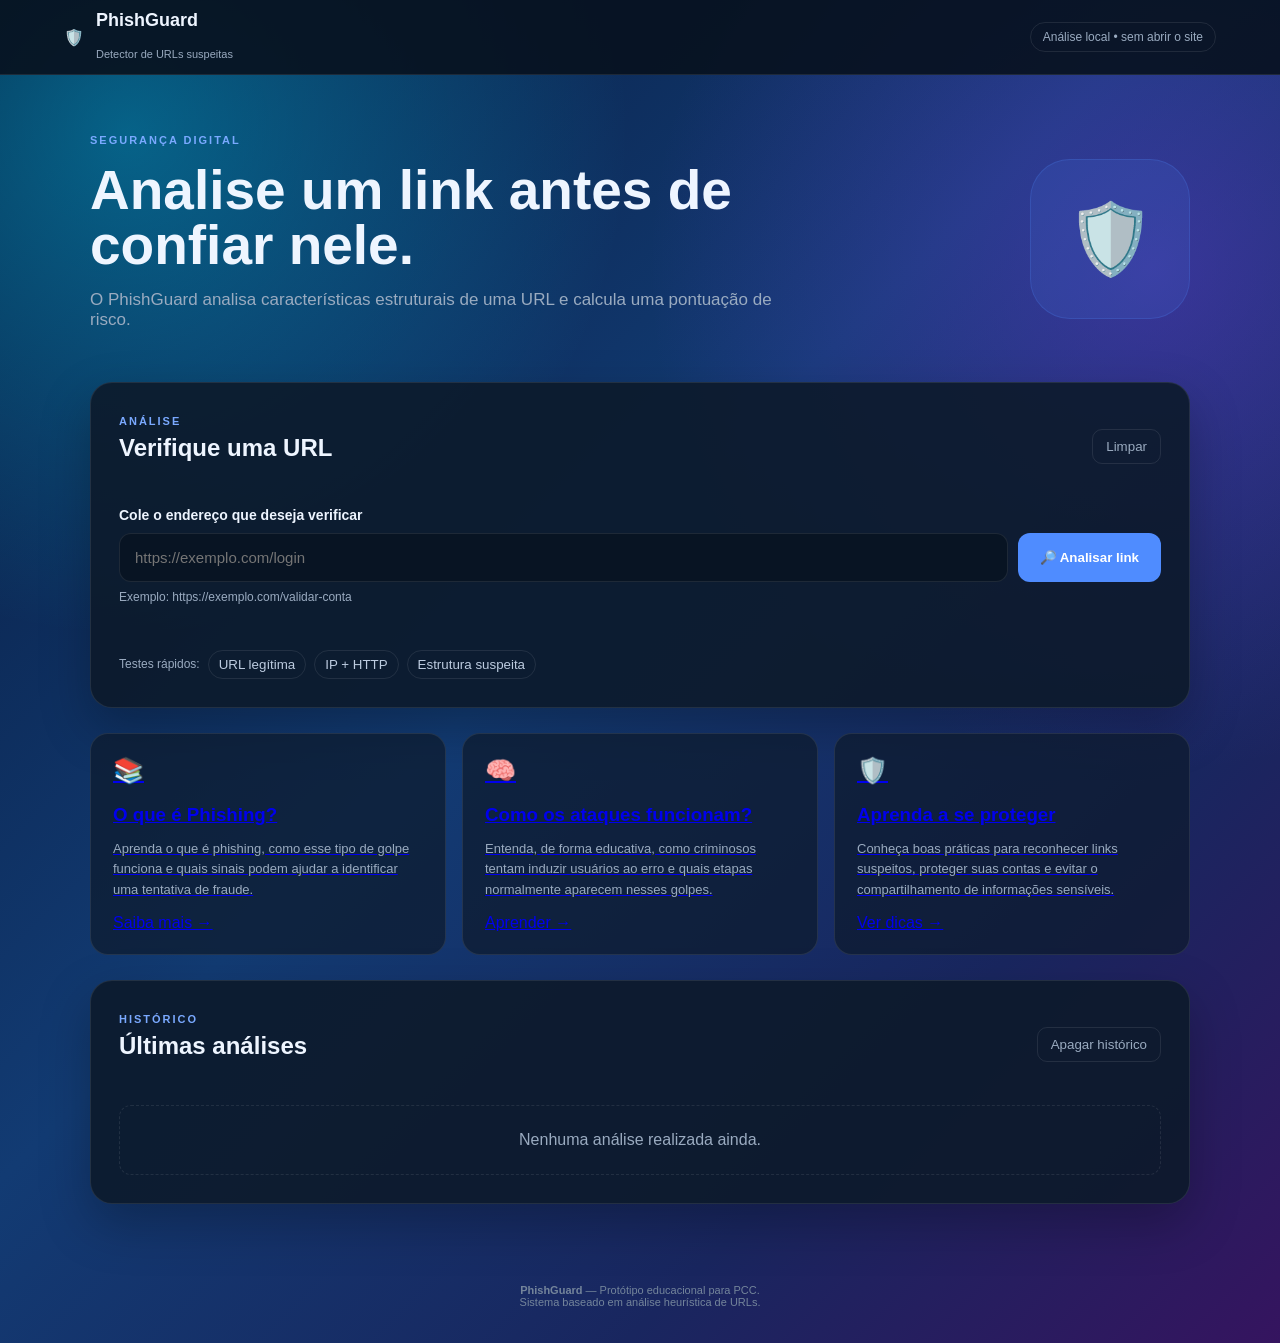
<file: index.html>
<!DOCTYPE html>
<html lang="pt-BR">
<head>
    <meta charset="UTF-8">
    <meta name="viewport" content="width=device-width, initial-scale=1.0">

    <title>PhishGuard - Detector de Phishing</title>

    <link rel="stylesheet" href="./stales.css">
</head>

<body>

    <header class="topbar">

        <div class="logo">
            🛡️
            <div>
                <strong>PhishGuard</strong>
                <small>Detector de URLs suspeitas</small>
            </div>
        </div>

        <span class="status">
            Análise local • sem abrir o site
        </span>

    </header>


    <main class="container">

        <section class="hero">

            <div>

                <span class="eyebrow">
                    SEGURANÇA DIGITAL
                </span>

                <h1>
                    Analise um link antes de confiar nele.
                </h1>

                <p>
                    O PhishGuard analisa características estruturais
                    de uma URL e calcula uma pontuação de risco.
                </p>

            </div>

            <div class="shield">
                🛡️
            </div>

        </section>


        <!-- ÁREA DE ANÁLISE -->

        <section class="card">

            <div class="section-header">

                <div>
                    <span class="section-title">
                        ANÁLISE
                    </span>

                    <h2>
                        Verifique uma URL
                    </h2>
                </div>

                <button id="limpar" class="btn-secondary">
                    Limpar
                </button>

            </div>


            <form id="formulario">

                <label for="url">
                    Cole o endereço que deseja verificar
                </label>

                <div class="input-area">

                    <input
                        type="text"
                        id="url"
                        placeholder="https://exemplo.com/login"
                        autocomplete="off"
                    >

                    <button type="submit" class="btn-primary">
                        🔎 Analisar link
                    </button>

                </div>

                <p class="help">
                    Exemplo:
                    https://exemplo.com/validar-conta
                </p>

                <p id="erro" class="erro"></p>

            </form>


            <div class="testes">

                <span>Testes rápidos:</span>

                <button
                    class="teste"
                    data-url="https://www.google.com"
                >
                    URL legítima
                </button>

                <button
                    class="teste"
                    data-url="http://192.168.0.10/login/password"
                >
                    IP + HTTP
                </button>

                <button
                    class="teste"
                    data-url="http://login-conta-segura.exemplo.com/verify/account?password=true"
                >
                    Estrutura suspeita
                </button>

            </div>

        </section>


<section id="resultado" class="resultado escondido">

    <!-- CABEÇALHO DO RESULTADO -->

    <div id="resultadoTopo" class="resultado-topo">

        <div id="iconeRisco" class="icone-risco">
            🛡️
        </div>

        <div class="resultado-texto">

            <span id="nivel" class="nivel">
                RISCO BAIXO
            </span>

            <h2 id="tituloRisco">
                URL aparentemente segura
            </h2>

            <p id="resumo">
                A análise foi concluída.
            </p>

        </div>

        <div class="score">

            <strong id="pontuacao">
                0
            </strong>

            <span>
                /100
            </span>

        </div>

    </div>


    <!-- BARRA DE RISCO -->

    <div class="barra-risco">

        <div class="barra-labels">

            <span>
                BAIXO
            </span>

            <span>
                MÉDIO
            </span>

            <span>
                ALTO
            </span>

        </div>

        <div class="barra">

            <div id="barraProgresso"></div>

        </div>

    </div>


    <!-- MENSAGEM PRINCIPAL -->

    <div id="mensagemSeguranca" class="mensagem-seguranca">

        <div class="mensagem-icone">
            🛡️
        </div>

        <div>

            <strong>
                Resultado da análise
            </strong>

            <p id="mensagemResultado">

                A análise estrutural da URL foi concluída.

            </p>

        </div>

    </div>


    <!-- GRID -->

    <div class="grid-resultados">


        <!-- INDICADORES -->

        <div class="painel">

            <div class="painel-titulo">

                <span>
                    🔍
                </span>

                <div>

                    <h3>
                        Indicadores encontrados
                    </h3>

                    <p>
                        Ameaças encontradas na análise
                    </p>
                </div>

            </div>

            <div id="indicadores"></div>

        </div>


        <!-- RECOMENDAÇÃO -->

        <div class="painel">

            <div class="painel-titulo">

                <span>
                    💡
                </span>

                <div>

                    <h3>
                        Recomendação
                    </h3>

                    <p>
                        O que fazer depois da análise
                    </p>

                </div>

            </div>

            <p id="recomendacao"></p>

            <div class="aviso">

                <strong>Importante:</strong>

                o resultado é uma análise heurística.
                Nenhum indicador isolado comprova que
                uma URL é phishing.

            </div>

        </div>

    </div>


    <!-- CARACTERÍSTICAS -->

    <div class="painel caracteristicas">

        <div class="painel-titulo">

            <span>
                🧩
            </span>

            <div>

                <h3>
                    Características da URL
                </h3>

                <p>
                    Informações extraídas durante a análise
                </p>

            </div>

        </div>

        <div id="detalhes" class="detalhes"></div>

    </div>


</section>


        <!-- INFORMAÇÕES -->
    <section class="info-grid">

      <a href="aprenda.html" class="info-card link-card">

        <div class="info-icon">
            📚
        </div>

        <h3>
            O que é Phishing?
        </h3>

        <p>
            Aprenda o que é phishing, como esse tipo de
            golpe funciona e quais sinais podem ajudar
            a identificar uma tentativa de fraude.
        </p>

        <span class="saiba-mais">
            Saiba mais →
        </span>

    </a>


    <a href="aprenda.html#como-funciona"
       class="info-card link-card">

        <div class="info-icon">
            🧠
        </div>

        <h3>
            Como os ataques funcionam?
        </h3>

        <p>
            Entenda, de forma educativa, como criminosos
            tentam induzir usuários ao erro e quais etapas
            normalmente aparecem nesses golpes.
        </p>

        <span class="saiba-mais">
            Aprender →
        </span>

    </a>


    <a href="aprenda.html#prevencao"
       class="info-card link-card">

        <div class="info-icon">
            🛡️
        </div>

        <h3>
            Aprenda a se proteger
        </h3>

        <p>
            Conheça boas práticas para reconhecer links
            suspeitos, proteger suas contas e evitar o
            compartilhamento de informações sensíveis.
        </p>

        <span class="saiba-mais">
            Ver dicas →
        </span>

    </a>

</section>
        <!-- HISTÓRICO -->

        <section class="card historico">

            <div class="section-header">

                <div>

                    <span class="section-title">
                        HISTÓRICO
                    </span>

                    <h2>
                        Últimas análises
                    </h2>

                </div>

                <button
                    id="limparHistorico"
                    class="btn-secondary"
                >
                    Apagar histórico
                </button>

            </div>


            <div id="historicoLista">

                <div class="vazio">
                    Nenhuma análise realizada ainda.
                </div>

            </div>

        </section>

    </main>


    <footer>

        <strong>PhishGuard</strong>
        — Protótipo educacional para PCC.

        <br>

        Sistema baseado em análise heurística de URLs.

    </footer>


    <script src="script.js"></script>

</body>
</html>
</file>
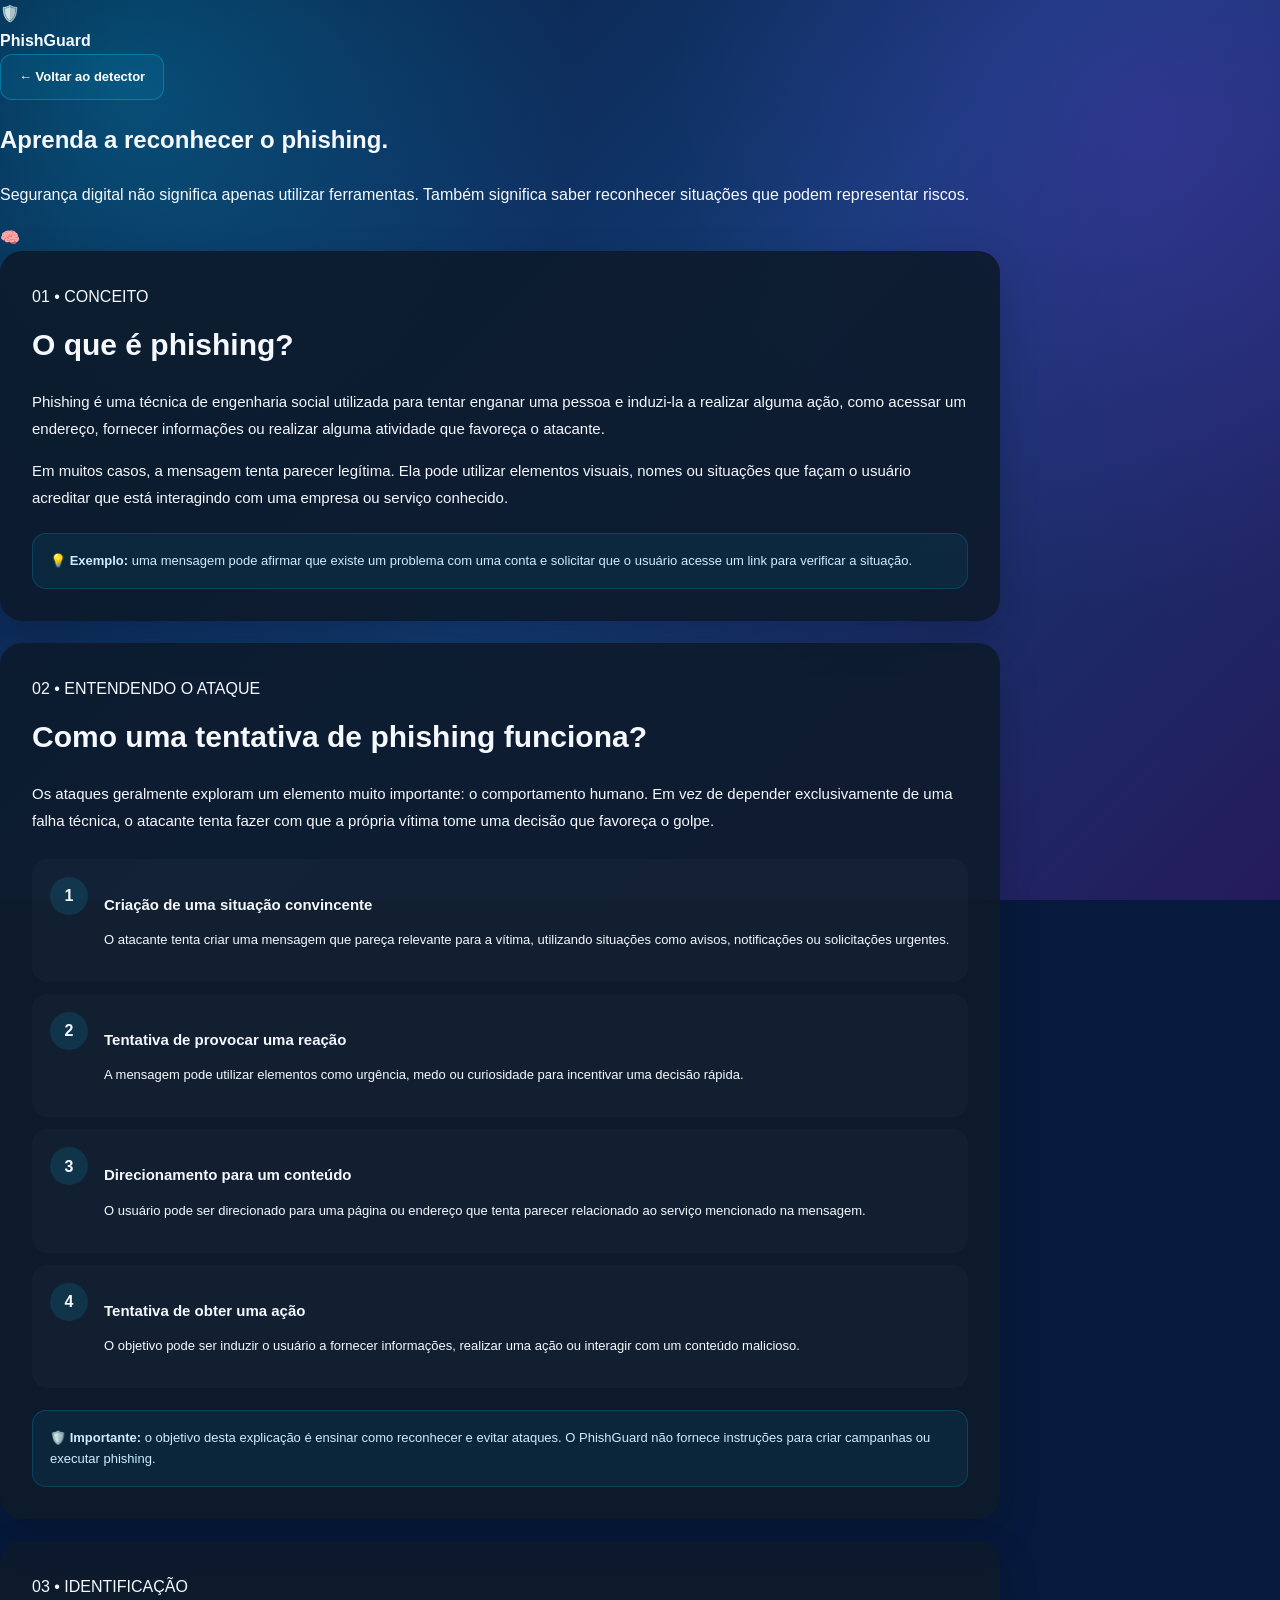
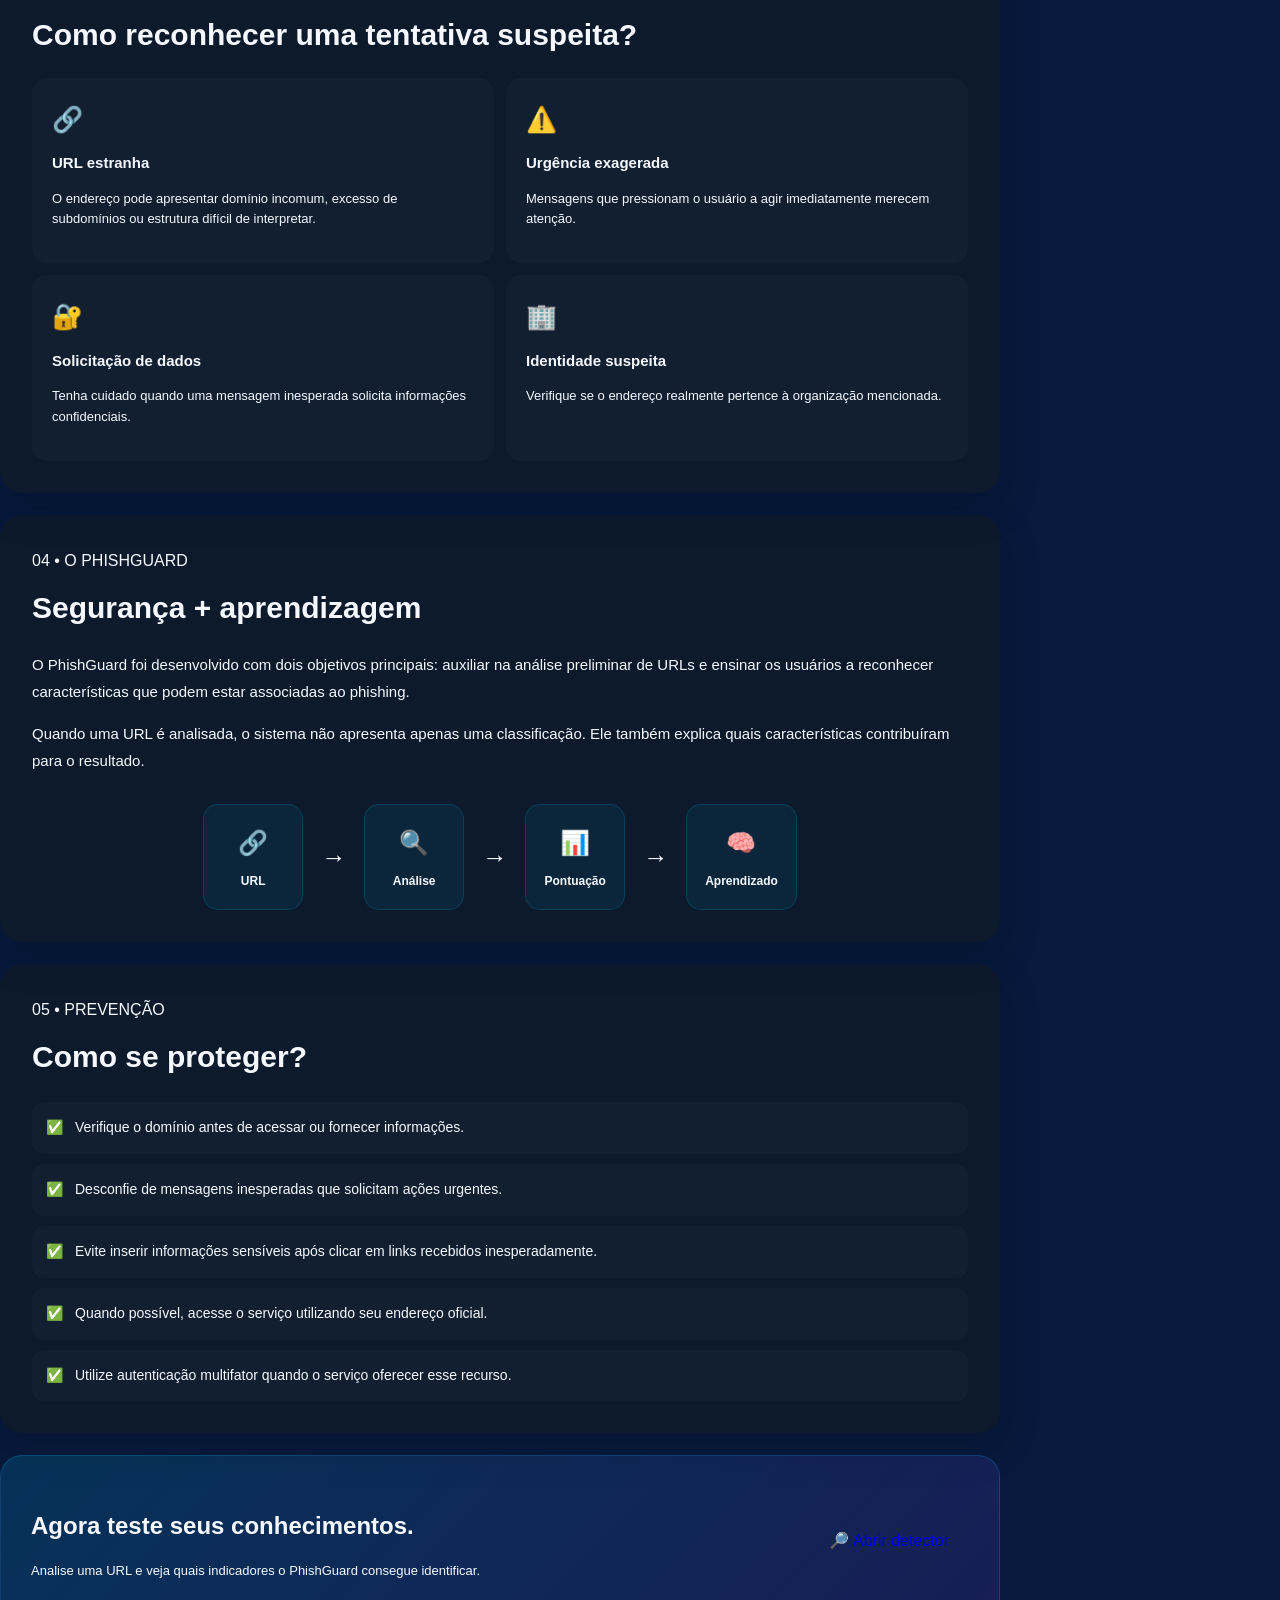
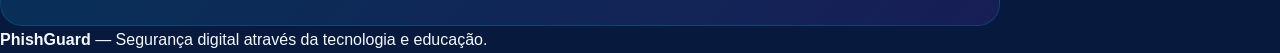
<file: aprenda.html>
<!DOCTYPE html>
<html lang="pt-BR">

<head>

    <meta charset="UTF-8">

    <meta
        name="viewport"
        content="width=device-width, initial-scale=1.0"
    >

    <title>Aprenda sobre Phishing - PhishGuard</title>

    <link rel="stylesheet" href="./aprenda.css">

</head>


<body class="aprenda-body">


<header class="topbar">

    <a href="index.html" class="logo">

        <span>🛡️</span>

        <div>

            <strong>
                PhishGuard
            </strong>
        </div>

    </a>


    <a
      href="index.html"
      class="back-button"
    >
      ← Voltar ao detector
    </a>

</header>


<main class="container aprendizagem">


    <!-- INTRODUÇÃO -->

    <section class="hero">

        <div>

            <h1>
                Aprenda a reconhecer o phishing.
            </h1>

            <p>
                Segurança digital não significa apenas
                utilizar ferramentas. Também significa
                saber reconhecer situações que podem
                representar riscos.
            </p>

        </div>


        <div class="shield">
            🧠
        </div>

    </section>



    <!-- O QUE É PHISHING -->

    <section class="conteudo-card">

        <span class="section-title">
            01 • CONCEITO
        </span>

        <h2>
            O que é phishing?
        </h2>


        <p>

            Phishing é uma técnica de engenharia social
            utilizada para tentar enganar uma pessoa e
            induzi-la a realizar alguma ação, como acessar
            um endereço, fornecer informações ou realizar
            alguma atividade que favoreça o atacante.

        </p>


        <p>

            Em muitos casos, a mensagem tenta parecer
            legítima. Ela pode utilizar elementos visuais,
            nomes ou situações que façam o usuário acreditar
            que está interagindo com uma empresa ou serviço
            conhecido.

        </p>


        <div class="destaque">

            💡 <strong>Exemplo:</strong>

            uma mensagem pode afirmar que existe um
            problema com uma conta e solicitar que o
            usuário acesse um link para verificar a situação.

        </div>

    </section>



    <!-- COMO FUNCIONA -->

    <section
        id="como-funciona"
        class="conteudo-card"
    >

        <span class="section-title">
            02 • ENTENDENDO O ATAQUE
        </span>

        <h2>
            Como uma tentativa de phishing funciona?
        </h2>


        <p>

            Os ataques geralmente exploram um elemento
            muito importante: o comportamento humano.

            Em vez de depender exclusivamente de uma
            falha técnica, o atacante tenta fazer com que
            a própria vítima tome uma decisão que favoreça
            o golpe.

        </p>


        <div class="etapas">


            <div class="etapa">

                <div class="numero">
                    1
                </div>

                <div>

                    <h3>
                        Criação de uma situação convincente
                    </h3>

                    <p>

                        O atacante tenta criar uma mensagem
                        que pareça relevante para a vítima,
                        utilizando situações como avisos,
                        notificações ou solicitações urgentes.

                    </p>

                </div>

            </div>



            <div class="etapa">

                <div class="numero">
                    2
                </div>

                <div>

                    <h3>
                        Tentativa de provocar uma reação
                    </h3>

                    <p>

                        A mensagem pode utilizar elementos
                        como urgência, medo ou curiosidade
                        para incentivar uma decisão rápida.

                    </p>

                </div>

            </div>



            <div class="etapa">

                <div class="numero">
                    3
                </div>

                <div>

                    <h3>
                        Direcionamento para um conteúdo
                    </h3>

                    <p>

                        O usuário pode ser direcionado para
                        uma página ou endereço que tenta
                        parecer relacionado ao serviço
                        mencionado na mensagem.

                    </p>

                </div>

            </div>



            <div class="etapa">

                <div class="numero">
                    4
                </div>

                <div>

                    <h3>
                        Tentativa de obter uma ação
                    </h3>

                    <p>

                        O objetivo pode ser induzir o usuário
                        a fornecer informações, realizar uma
                        ação ou interagir com um conteúdo
                        malicioso.

                    </p>

                </div>

            </div>


        </div>


        <div class="destaque">

            🛡️ <strong>Importante:</strong>

            o objetivo desta explicação é ensinar como
            reconhecer e evitar ataques. O PhishGuard não
            fornece instruções para criar campanhas ou
            executar phishing.

        </div>

    </section>



    <!-- SINAIS -->

    <section class="conteudo-card">

        <span class="section-title">
            03 • IDENTIFICAÇÃO
        </span>

        <h2>
            Como reconhecer uma tentativa suspeita?
        </h2>


        <div class="sinais-grid">


            <div class="sinal">

                <span>🔗</span>

                <h3>
                    URL estranha
                </h3>

                <p>
                    O endereço pode apresentar domínio
                    incomum, excesso de subdomínios ou
                    estrutura difícil de interpretar.
                </p>

            </div>


            <div class="sinal">

                <span>⚠️</span>

                <h3>
                    Urgência exagerada
                </h3>

                <p>
                    Mensagens que pressionam o usuário
                    a agir imediatamente merecem atenção.
                </p>

            </div>


            <div class="sinal">

                <span>🔐</span>

                <h3>
                    Solicitação de dados
                </h3>

                <p>
                    Tenha cuidado quando uma mensagem
                    inesperada solicita informações
                    confidenciais.
                </p>

            </div>


            <div class="sinal">

                <span>🏢</span>

                <h3>
                    Identidade suspeita
                </h3>

                <p>
                    Verifique se o endereço realmente
                    pertence à organização mencionada.
                </p>

            </div>


        </div>

    </section>



    <!-- PHISHGUARD -->

    <section class="conteudo-card">

        <span class="section-title">
            04 • O PHISHGUARD
        </span>

        <h2>
            Segurança + aprendizagem
        </h2>


        <p>

            O PhishGuard foi desenvolvido com dois
            objetivos principais: auxiliar na análise
            preliminar de URLs e ensinar os usuários a
            reconhecer características que podem estar
            associadas ao phishing.

        </p>


        <p>

            Quando uma URL é analisada, o sistema não
            apresenta apenas uma classificação.
            Ele também explica quais características
            contribuíram para o resultado.

        </p>


        <div class="fluxo">

            <div>
                🔗
                <strong>URL</strong>
            </div>

            <span>→</span>

            <div>
                🔍
                <strong>Análise</strong>
            </div>

            <span>→</span>

            <div>
                📊
                <strong>Pontuação</strong>
            </div>

            <span>→</span>

            <div>
                🧠
                <strong>Aprendizado</strong>
            </div>

        </div>

    </section>



    <!-- PREVENÇÃO -->

    <section
        id="prevencao"
        class="conteudo-card"
    >

        <span class="section-title">
            05 • PREVENÇÃO
        </span>

        <h2>
            Como se proteger?
        </h2>


        <div class="check-list">

            <div>
                ✅
                <span>
                    Verifique o domínio antes de acessar
                    ou fornecer informações.
                </span>
            </div>

            <div>
                ✅
                <span>
                    Desconfie de mensagens inesperadas
                    que solicitam ações urgentes.
                </span>
            </div>

            <div>
                ✅
                <span>
                    Evite inserir informações sensíveis
                    após clicar em links recebidos
                    inesperadamente.
                </span>
            </div>

            <div>
                ✅
                <span>
                    Quando possível, acesse o serviço
                    utilizando seu endereço oficial.
                </span>
            </div>

            <div>
                ✅
                <span>
                    Utilize autenticação multifator quando
                    o serviço oferecer esse recurso.
                </span>
            </div>

        </div>

    </section>



    <!-- VOLTAR AO DETECTOR -->

    <section class="cta">

        <div>

            <h2>
                Agora teste seus conhecimentos.
            </h2>

            <p>
                Analise uma URL e veja quais indicadores
                o PhishGuard consegue identificar.
            </p>

        </div>


        <a
            href="index.html"
            class="btn-primary cta-button"
        >
            🔎 Abrir detector
        </a>

    </section>


</main>


<footer>

    <strong>PhishGuard</strong>
    — Segurança digital através da tecnologia e educação.

</footer>


</body>

</html>
</file>
<file: stales.css>
html {
    margin: 0;
    padding: 0;
    width: 100%;
    max-width: 100%;
    background: #071a3d;
    box-sizing: border-box;
    overflow-x: hidden;
}

body {
    margin: 0;
    padding: 0;
    width: 100%;
    max-width: 100%;
    overflow-x: hidden;
    box-sizing: border-box;
}

*,
*::before,
*::after {
    box-sizing: border-box;
}

:root {

    --fundo: #07111f;

    --card: #0d1a2b;

    --card2: #101f33;

    --texto: #eef5ff;

    --cinza: #9aabc0;

    --azul: #4f8cff;

    --verde: #35c88a;

    --amarelo: #f2bb55;

    --vermelho: #ff6b7a;

    --borda: rgba(255,255,255,0.09);

}


body {
    min-height: 100vh;

    background:
        radial-gradient(
            circle at 10% 10%,
            rgba(0, 220, 255, 0.35),
            transparent 30%
        ),
        radial-gradient(
            circle at 90% 20%,
            rgba(124, 58, 237, 0.35),
            transparent 32%
        ),
        linear-gradient(
            135deg,
            #071a3d 0%,
            #123b73 45%,
            #19265f 75%,
            #35145f 100%
        );

    color: var(--texto);

    font-family:
        Arial,
        Helvetica,
        sans-serif;
}
/* HEADER */

.topbar {

    height: 75px;

    padding: 0 5%;

    display: flex;

    align-items: center;

    justify-content: space-between;

    border-bottom: 1px solid var(--borda);

    background: rgba(7,17,31,0.9);

}


.logo {

    display: flex;

    align-items: center;

    gap: 12px;

}


.logo > :first-child {

    font-size: 30px;

}


.logo strong {

    display: block;

    font-size: 18px;

}


.logo small {

    color: var(--cinza);

    font-size: 11px;

}


.status {

    color: var(--cinza);

    border: 1px solid var(--borda);

    padding: 7px 12px;

    border-radius: 20px;

    font-size: 12px;

}


/* CONTAINER */

.container {

    width: 92%;

    max-width: 1100px;

    margin: auto;

    padding: 55px 0 80px;

}


/* HERO */

.hero {

    display: flex;

    justify-content: space-between;

    align-items: center;

    margin-bottom: 35px;

}


.eyebrow {

    color: #7aa9ff;

    font-size: 11px;

    font-weight: bold;

    letter-spacing: 2px;

}


.hero h1 {

    font-size: 55px;

    line-height: 1;

    max-width: 700px;

    margin: 15px 0;

}


.hero p {

    color: var(--cinza);

    max-width: 700px;

    font-size: 17px;

}


.shield {

    width: 160px;

    height: 160px;

    border-radius: 40px;

    display: flex;

    justify-content: center;

    align-items: center;

    font-size: 70px;

    background: rgba(79,140,255,0.12);

    border: 1px solid rgba(79,140,255,0.2);

}


/* CARDS */

.card {

    background: rgba(13,26,43,0.9);

    border: 1px solid var(--borda);

    border-radius: 22px;

    padding: 28px;

    box-shadow: 0 20px 50px rgba(0,0,0,0.25);

}


.section-header {

    display: flex;

    justify-content: space-between;

    align-items: center;

    margin-bottom: 25px;

}


.section-title {

    color: #7aa9ff;

    font-size: 11px;

    letter-spacing: 2px;

    font-weight: bold;

}


.section-header h2 {

    margin-top: 5px;

}


label {

    display: block;

    margin-bottom: 10px;

    font-size: 14px;

    font-weight: bold;

}


/* INPUT */

.input-area {

    display: flex;

    gap: 10px;

}


input {

    flex: 1;

    background: #081423;

    color: white;

    border: 1px solid var(--borda);

    border-radius: 12px;

    padding: 15px;

    outline: none;

    font-size: 15px;

}


input:focus {

    border-color: var(--azul);

    box-shadow: 0 0 0 3px rgba(79,140,255,0.1);

}


/* BOTÕES */

button {

    cursor: pointer;

}


.btn-primary {

    border: none;

    background: var(--azul);

    color: white;

    padding: 0 22px;

    border-radius: 12px;

    font-weight: bold;

}


.btn-primary:hover {

    filter: brightness(1.15);

}


.btn-secondary {

    background: transparent;

    color: var(--cinza);

    border: 1px solid var(--borda);

    padding: 9px 13px;

    border-radius: 10px;

}


.btn-secondary:hover {

    background: rgba(255,255,255,0.05);

    color: white;

}


.help {

    color: var(--cinza);

    font-size: 12px;

    margin-top: 8px;

}


.erro {

    color: var(--vermelho);

    min-height: 20px;

    font-size: 13px;

}


/* TESTES */

.testes {

    display: flex;

    flex-wrap: wrap;

    gap: 8px;

    align-items: center;

    margin-top: 5px;

    color: var(--cinza);

    font-size: 12px;

}


.teste {

    background: transparent;

    border: 1px solid var(--borda);

    color: #bdcce0;

    border-radius: 20px;

    padding: 6px 10px;

}


/* RESULTADO */

.resultado {

    margin-top: 25px;

    background: rgba(13,26,43,0.9);

    border: 1px solid var(--borda);

    border-radius: 22px;

    overflow: hidden;

}


.resultado-header {

    padding: 28px;

    display: grid;

    grid-template-columns: auto 1fr auto;

    gap: 18px;

    align-items: center;

}


.icone-risco {

    width: 60px;

    height: 60px;

    border-radius: 17px;

    display: flex;

    justify-content: center;

    align-items: center;

    font-size: 27px;

}


.nivel {

    font-size: 11px;

    font-weight: bold;

    letter-spacing: 2px;

}


.resultado-header h2 {

    margin: 3px 0;

}


.resultado-header p {

    color: var(--cinza);

    font-size: 13px;

}


.score {

    text-align: right;

}


.score strong {

    font-size: 45px;

}


.score span {

    color: var(--cinza);

}


/* BARRA */

.barra {

    width: 100%;

    height: 8px;

    background: #081423;

}


#barraProgresso {

    height: 100%;

    width: 0%;

    transition: 0.6s;

}


/* GRID */

.grid-resultados {

    display: grid;

    grid-template-columns: 1.3fr 1fr;

    gap: 16px;

    padding: 22px 28px 0;

}


.painel {

    background: rgba(255,255,255,0.025);

    border: 1px solid var(--borda);

    border-radius: 17px;

    padding: 20px;

}


.painel h3 {

    font-size: 15px;

    margin-bottom: 15px;

}


/* INDICADORES */

.indicador {

    display: flex;

    align-items: flex-start;

    gap: 10px;

    padding: 11px;

    border-radius: 11px;

    background: rgba(255,255,255,0.025);

    margin-bottom: 8px;

}


.indicador strong {

    display: block;

    font-size: 13px;

}


.indicador span {

    color: var(--cinza);

    font-size: 12px;

}


.pontos {

    margin-left: auto;

    color: var(--amarelo) !important;

    font-weight: bold;

    white-space: nowrap;

}


/* AVISO */

.aviso {

    margin-top: 20px;

    padding: 13px;

    border-radius: 12px;

    background: rgba(242,187,85,0.07);

    color: #c9c3af;

    font-size: 12px;

}


/* CARACTERÍSTICAS */

.caracteristicas {

    margin: 16px 28px 28px;

}


.detalhes {

    display: grid;

    grid-template-columns: repeat(4,1fr);

    gap: 10px;

}


.detalhe {

    background: #0a1727;

    padding: 12px;

    border-radius: 10px;

}


.detalhe span {

    display: block;

    color: var(--cinza);

    font-size: 11px;

}


.detalhe strong {

    font-size: 13px;

}


/* INFO */

.info-grid {

    display: grid;

    grid-template-columns: repeat(3,1fr);

    gap: 16px;

    margin: 25px 0;

}


.info-card {

    padding: 22px;

    background: rgba(13,26,43,0.7);

    border: 1px solid var(--borda);

    border-radius: 18px;

}


.info-icon {

    font-size: 25px;

    margin-bottom: 12px;

}


.info-card h3 {

    margin-bottom: 7px;

}


.info-card p {

    color: var(--cinza);

    font-size: 13px;

    line-height: 1.6;

}


/* HISTÓRICO */

.historico {

    margin-top: 25px;

}


.historico-item {

    display: grid;

    grid-template-columns: auto 1fr auto;

    gap: 12px;

    align-items: center;

    padding: 13px;

    border: 1px solid var(--borda);

    border-radius: 12px;

    margin-bottom: 8px;

}


.historico-url {

    overflow: hidden;

    text-overflow: ellipsis;

    white-space: nowrap;

    font-size: 13px;

}


.historico-data {

    color: var(--cinza);

    font-size: 11px;

}


.vazio {

    text-align: center;

    color: var(--cinza);

    padding: 25px;

    border: 1px dashed var(--borda);

    border-radius: 12px;

}


/* FOOTER */

footer {

    text-align: center;

    color: #74859b;

    font-size: 11px;

    padding-bottom: 35px;

}


/* ESCONDER */

.escondido {

    display: none;

}


/* RESPONSIVIDADE */

@media(max-width: 800px) {

    .status {

        display: none;

    }


    .hero h1 {

        font-size: 40px;

    }


    .shield {

        display: none;

    }


    .input-area {

        flex-direction: column;

    }


    .btn-primary {

        height: 50px;

    }


    .grid-resultados {

        grid-template-columns: 1fr;

    }


    .info-grid {

        grid-template-columns: 1fr;

    }


    .detalhes {

        grid-template-columns: repeat(2,1fr);

    }

}


@media(max-width: 500px) {

    .container {

        padding-top: 30px;

    }


    .card {

        padding: 20px;

    }


    .resultado-header {

        grid-template-columns: auto 1fr;

    }


    .score {

        grid-column: 2;

        text-align: left;

    }


    .grid-resultados {

        padding: 18px 20px 0;

    }


    .caracteristicas {

        margin: 15px 20px 20px;

    }

}

/* =========================================
   RESULTADO DINÂMICO
========================================= */

.resultado {

    margin-top: 25px;

    background:
        rgba(10, 28, 55, 0.94);

    border: 1px solid var(--borda);

    border-radius: 24px;

    overflow: hidden;

    animation:
        aparecerResultado 0.45s ease;

}


@keyframes aparecerResultado {

    from {

        opacity: 0;

        transform:
            translateY(15px);

    }

    to {

        opacity: 1;

        transform:
            translateY(0);

    }

}


/* TOPO */

.resultado-topo {

    padding: 30px;

    display: grid;

    grid-template-columns:
        auto 1fr auto;

    gap: 20px;

    align-items: center;

}


.icone-risco {

    width: 72px;

    height: 72px;

    border-radius: 20px;

    display: flex;

    align-items: center;

    justify-content: center;

    font-size: 35px;

    transition:
        0.4s ease;

}


.resultado-texto {

    min-width: 0;

}


.nivel {

    font-size: 12px;

    font-weight: 800;

    letter-spacing: 2px;

}


.resultado-texto h2 {

    font-size: 28px;

    margin: 4px 0;

}


.resultado-texto p {

    color: #c8d9ed;

    font-size: 15px;

}


/* SCORE */

.score {

    text-align: center;

    min-width: 110px;

}


.score strong {

    display: inline-block;

    font-size: 52px;

    line-height: 1;

}


.score span {

    color: #a9bfd8;

    font-size: 15px;

}


/* BARRA */

.barra-risco {

    padding: 0 30px 25px;

}


.barra-labels {

    display: flex;

    justify-content: space-between;

    color: #8fa8c5;

    font-size: 10px;

    font-weight: bold;

    letter-spacing: 1px;

    margin-bottom: 7px;

}


.barra {

    width: 100%;

    height: 11px;

    border-radius: 20px;

    background: rgba(255,255,255,0.08);

    overflow: hidden;

}


#barraProgresso {

    height: 100%;

    width: 0%;

    border-radius: 20px;

    transition:
        width 1s ease;

}


/* MENSAGEM */

.mensagem-seguranca {

    margin: 0 30px 22px;

    padding: 18px;

    display: flex;

    gap: 14px;

    align-items: flex-start;

    border-radius: 15px;

    background:
        rgba(255,255,255,0.035);

    border: 1px solid var(--borda);

}


.mensagem-icone {

    font-size: 24px;

}


.mensagem-seguranca strong {

    font-size: 15px;

}


.mensagem-seguranca p {

    color: #c6d8ec;

    font-size: 14px;

    margin-top: 3px;

    line-height: 1.6;

}


/* PAINEL */

.painel-titulo {

    display: flex;

    align-items: flex-start;

    gap: 12px;

    margin-bottom: 17px;

}


.painel-titulo > span {

    font-size: 22px;

}


.painel-titulo h3 {

    margin: 0;

}


.painel-titulo p {

    color: #91a9c4;

    font-size: 12px;

    margin-top: 2px;

}


/* INDICADOR */

.indicador {

    display: flex;

    align-items: flex-start;

    gap: 10px;

    padding: 12px;

    border-radius: 11px;

    background:
        rgba(255,255,255,0.025);

    margin-bottom: 8px;

    transition:
        transform 0.2s ease,
        background 0.2s ease;

}


.indicador:hover {

    transform:
        translateX(3px);

    background:
        rgba(255,255,255,0.05);

}


.indicador strong {

    display: block;

    font-size: 14px;

}


.indicador span {

    color: #aec3db;

    font-size: 12px;

}


.pontos {

    margin-left: auto;

    color: #ffd166 !important;

    font-weight: bold;

    white-space: nowrap;

}


/* CORES DOS ESTADOS */

.resultado.seguro {

    border-color:
        rgba(69, 230, 164, 0.35);

}


.resultado.atencao {

    border-color:
        rgba(255, 209, 102, 0.35);

}


.resultado.perigoso {

    border-color:
        rgba(255, 102, 128, 0.4);

}


/* RESPONSIVO */

@media(max-width: 700px) {

    .resultado-topo {

        grid-template-columns:
            auto 1fr;

        padding: 22px;

    }


    .score {

        grid-column: 2;

        text-align: left;

    }


    .resultado-texto h2 {

        font-size: 22px;

    }


    .barra-risco {

        padding:
            0 22px 22px;

    }


    .mensagem-seguranca {

        margin:
            0 22px 18px;

    }

}
</file>
<file: aprenda.css>
html:has(body.aprenda-body) {
    margin: 0;
    padding: 0;
    background: #071a3d;
    overflow-x: hidden;
    overscroll-behavior-y: none;
}

body.aprenda-body {
    margin: 0;
    padding: 0;
    min-height: 100vh;
    width: 100%;
    max-width: 100%;
    overflow-x: hidden;
}
*,
*::before,
*::after {
    box-sizing: border-box;
}

body.aprenda-body {

    margin: 0;

    min-height: 100vh;

    background:
        radial-gradient(
            circle at 10% 10%,
            rgba(0, 212, 255, 0.25),
            transparent 32%
        ),

        radial-gradient(
            circle at 90% 15%,
            rgba(124, 58, 237, 0.25),
            transparent 35%
        ),

        linear-gradient(
            135deg,
            #071a3d 0%,
            #123b73 50%,
            #251b5c 100%
        );

    background-attachment: fixed;

    color: #f5f9ff;

    font-family:
        "Segoe UI",
        Arial,
        sans-serif;

    font-size: 16px;

    line-height: 1.7;

}

/* =========================================
   HEADER — PÁGINA APRENDA
========================================= */

.aprenda-header {

    width: 100%;

    position: sticky;

    top: 0;

    z-index: 1000;

    background:
        rgba(7, 26, 61, 0.88);

    backdrop-filter:
        blur(14px);

    -webkit-backdrop-filter:
        blur(14px);

    border-bottom:
        1px solid rgba(255, 255, 255, 0.10);

}


.aprenda-header-container {
    width: 100%;
    max-width: 1200px;
    min-height: 72px;
    margin: 0 auto;
    padding: 0 25px;

    display: flex;
    align-items: center;
    justify-content: center;

    position: relative;
}

/* LOGO */

.logo-aprenda {
    color: #ffffff;
    text-decoration: none;
    font-size: 21px;
    font-weight: 800;

    position: absolute;
    left: 50%;
    transform: translateX(-50%);

    white-space: nowrap;
}


.logo-aprenda:first-letter {

    color: #00d4ff;

}


/* MENU */

.aprenda-nav {

    display: flex;

    align-items: center;

    gap: 28px;

}


.aprenda-nav a {

    color: #cfe1f5;

    text-decoration: none;

    font-size: 14px;

    font-weight: 600;

    transition:
        color 0.2s ease;

}


.aprenda-nav a:hover {

    color: #00d4ff;

}


/* BOTÃO VOLTAR */

.voltar-aprenda {
    position: absolute;
    right: 25px;

    display: inline-flex;
    align-items: center;
    gap: 8px;

    padding: 10px 18px;

    color: #eaf7ff;

    text-decoration: none;

    font-size: 14px;
    font-weight: 700;

    background: rgba(0, 212, 255, 0.08);

    border: 1px solid rgba(0, 212, 255, 0.35);

    border-radius: 12px;

    transition:
        background 0.25s ease,
        border-color 0.25s ease,
        transform 0.25s ease,
        box-shadow 0.25s ease;
}


.voltar-aprenda:hover {

    color: #ffffff;

    background: rgba(0, 212, 255, 0.18);

    border-color: rgba(0, 212, 255, 0.7);

    transform: translateY(-2px);

    box-shadow:
        0 8px 25px rgba(0, 212, 255, 0.15);
}


.voltar-aprenda:active {

    transform: translateY(0);

}


/* CELULAR */

@media (max-width: 800px) {

    .aprenda-header-container {

        padding:
            12px 18px;

    }

    .aprenda-nav {

        display: none;

    }

}
.logo {
    text-decoration: none;
    color: var(--texto);
}


.link-card {
    text-decoration: none;
    color: var(--texto);
    display: block;
    transition: 0.25s ease;
}


.link-card:hover {

    transform: translateY(-5px);

    border-color: rgba(0,200,255,0.45);

    background: rgba(20,55,100,0.85);

}


.link-card p {
    color: var(--cinza);
}


.saiba-mais {

    display: inline-block;

    margin-top: 15px;

    color: var(--azul);

    font-weight: bold;

    font-size: 13px;

}


/* CONTEÚDO */

.aprendizagem {
    max-width: 1000px;
}


.conteudo-card {

    background: rgba(13,26,43,0.9);

    border: 1px solid var(--borda);

    border-radius: 22px;

    padding: 32px;

    margin-bottom: 22px;

    box-shadow:
        0 15px 40px rgba(0,0,0,0.18);

}


.conteudo-card h2 {

    font-size: 30px;

    margin: 8px 0 18px;

}


.conteudo-card > p {

    color: var(--cinza);

    line-height: 1.8;

    margin-bottom: 15px;

    font-size: 15px;

}


.destaque {

    margin-top: 22px;

    padding: 17px;

    border-radius: 14px;

    background:
        rgba(0,200,255,0.07);

    border:
        1px solid rgba(0,200,255,0.18);

    color: #ccecff;

    line-height: 1.6;

    font-size: 13px;

}


/* ETAPAS */

.etapas {

    display: grid;

    gap: 12px;

    margin-top: 25px;

}


.etapa {

    display: flex;

    gap: 16px;

    padding: 18px;

    border-radius: 15px;

    background: rgba(255,255,255,0.025);

    border: 1px solid var(--borda);

}


.numero {

    width: 38px;

    height: 38px;

    min-width: 38px;

    border-radius: 50%;

    display: flex;

    align-items: center;

    justify-content: center;

    background: rgba(0,200,255,0.12);

    color: var(--azul);

    font-weight: bold;

}


.etapa h3 {

    font-size: 15px;

    margin-bottom: 5px;

}


.etapa p {

    color: var(--cinza);

    font-size: 13px;

    line-height: 1.6;

}


/* SINAIS */

.sinais-grid {

    display: grid;

    grid-template-columns:
        repeat(2, 1fr);

    gap: 12px;

}


.sinal {

    padding: 20px;

    border-radius: 15px;

    background: rgba(255,255,255,0.025);

    border: 1px solid var(--borda);

}


.sinal > span {

    font-size: 25px;

}


.sinal h3 {

    margin: 10px 0 5px;

    font-size: 15px;

}


.sinal p {

    color: var(--cinza);

    font-size: 13px;

    line-height: 1.6;

}


/* FLUXO */

.fluxo {

    display: flex;

    align-items: center;

    justify-content: center;

    gap: 18px;

    margin-top: 30px;

    flex-wrap: wrap;

}


.fluxo div {

    display: flex;

    flex-direction: column;

    align-items: center;

    gap: 7px;

    min-width: 100px;

    padding: 18px;

    border-radius: 15px;

    background: rgba(0,200,255,0.07);

    border: 1px solid rgba(0,200,255,0.16);

    font-size: 24px;

}


.fluxo strong {

    font-size: 12px;

    color: var(--texto);

}


.fluxo > span {

    color: var(--azul);

    font-size: 25px;

}


/* CHECKLIST */

.check-list {

    display: grid;

    gap: 10px;

    margin-top: 20px;

}


.check-list div {

    display: flex;

    align-items: flex-start;

    gap: 12px;

    padding: 14px;

    border-radius: 12px;

    background: rgba(255,255,255,0.025);

    border: 1px solid var(--borda);

    color: var(--cinza);

    font-size: 14px;

}


.check-list div:first-letter {

    color: var(--verde);

}


/* CTA */

.cta {

    display: flex;

    justify-content: space-between;

    align-items: center;

    gap: 25px;

    padding: 30px;

    border-radius: 22px;

    background:
        linear-gradient(
            135deg,
            rgba(0,200,255,0.14),
            rgba(124,58,237,0.14)
        );

    border: 1px solid rgba(0,200,255,0.18);

}


.cta h2 {

    margin-bottom: 5px;

}


.cta p {

    color: var(--cinza);

    font-size: 13px;

}


.cta-button {

    text-decoration: none;

    display: inline-flex;

    align-items: center;

    justify-content: center;

    min-height: 48px;

    padding: 0 20px;

}


/* RESPONSIVO */

@media(max-width: 700px) {

    .sinais-grid {

        grid-template-columns: 1fr;

    }


    .fluxo {

        flex-direction: column;

    }


    .fluxo > span {

        transform: rotate(90deg);

    }


    .cta {

        flex-direction: column;

        align-items: flex-start;

    }

}

/* =========================================
   BOTÃO VOLTAR AO DETECTOR
========================================= */

.back-button {
    display: inline-flex;
    align-items: center;
    justify-content: center;
    gap: 8px;

    padding: 11px 18px;

    border-radius: 12px;

    border: 1px solid rgba(0, 200, 255, 0.35);

    background: rgba(0, 200, 255, 0.08);

    color: #ffffff;

    text-decoration: none;

    font-size: 13px;

    font-weight: 600;

    transition:
        background 0.25s ease,
        border-color 0.25s ease,
        transform 0.25s ease,
        box-shadow 0.25s ease;
}


.back-button:hover {

    background: rgba(0, 200, 255, 0.18);

    border-color: #00c8ff;

    transform: translateX(-3px);

    box-shadow:
        0 5px 20px rgba(0, 200, 255, 0.15);

}


.back-button:active {

    transform: translateX(-1px);

}
</file>
